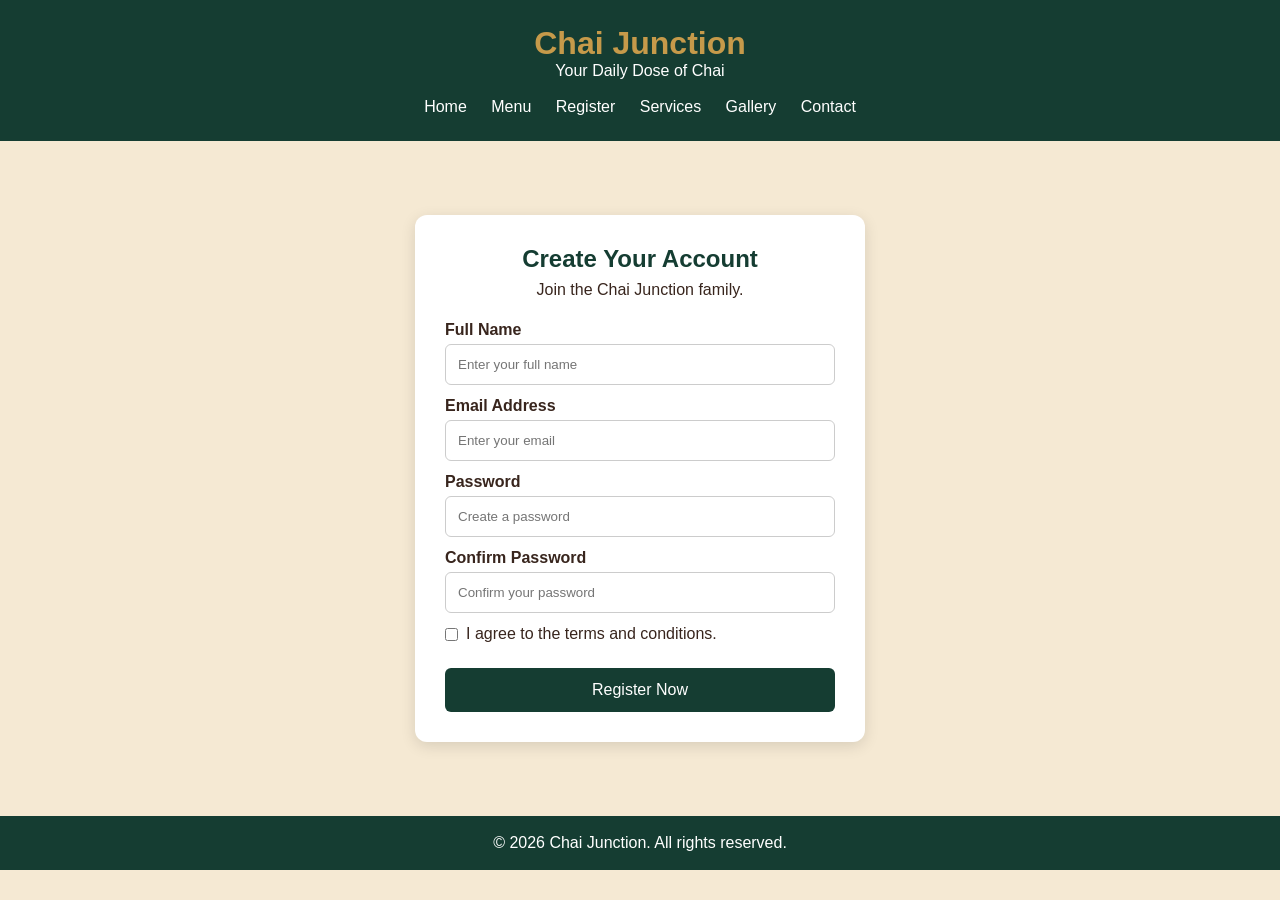
<file: ASSIGNMENT NO 1/register.html>
<!DOCTYPE html>
<html lang="en">
<head>
    <meta charset="UTF-8">
    <meta name="viewport" content="width=device-width, initial-scale=1.0">
    <title>Register | Chai Junction</title>
    <link rel="stylesheet" href="register.css">
</head>
<body>

<header>
    <h1>Chai Junction</h1>
    <p>Your Daily Dose of Chai</p>
    <nav>
        <a href="index.html">Home</a>
        <a href="media.html">Menu</a>
        <a href="register.html">Register</a>
        <a href="services.html">Services</a>
        <a href="portfolio.html">Gallery</a>
        <a href="contact.html">Contact</a>
    </nav>
</header>

<main class="register-container">
    <form class="register-form" onsubmit="alert('Registration demo completed!'); return false;">
        <h2>Create Your Account</h2>
        <p>Join the Chai Junction family.</p>

        <label for="name">Full Name</label>
        <input type="text" id="name" placeholder="Enter your full name" required>

        <label for="email">Email Address</label>
        <input type="email" id="email" placeholder="Enter your email" required>

        <label for="password">Password</label>
        <input type="password" id="password" placeholder="Create a password" minlength="6" required>

        <label for="confirm-password">Confirm Password</label>
        <input type="password" id="confirm-password" placeholder="Confirm your password" minlength="6" required>

        <label class="terms">
            <input type="checkbox" required>
            I agree to the terms and conditions.
        </label>

        <button type="submit">Register Now</button>
    </form>
</main>

<footer>
    <p>&copy; 2026 Chai Junction. All rights reserved.</p>
</footer>

</body>
</html>
</file>
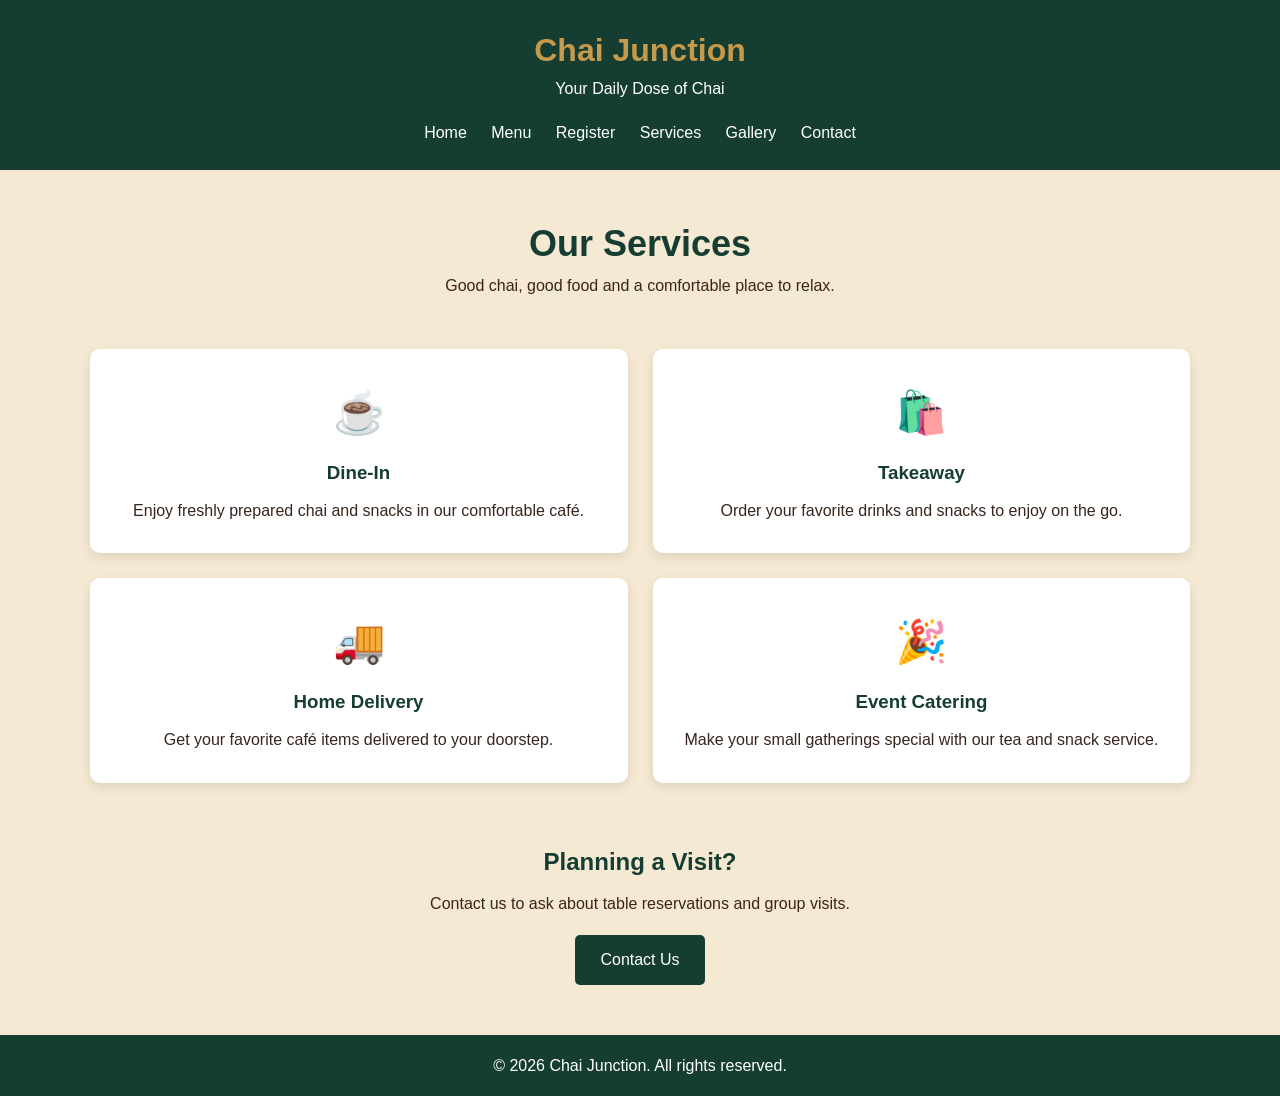
<file: ASSIGNMENT NO 2/services.html>
<!DOCTYPE html>
<html lang="en">
<head>
    <meta charset="UTF-8">
    <meta name="viewport" content="width=device-width, initial-scale=1.0">
    <title>Our Services | Chai Junction</title>
    <link rel="stylesheet" href="services.css">
</head>
<body>

<header>
    <h1>Chai Junction</h1>
    <p>Your Daily Dose of Chai</p>
    <nav>
        <a href="index.html">Home</a>
        <a href="media.html">Menu</a>
        <a href="register.html">Register</a>
        <a href="services.html">Services</a>
        <a href="portfolio.html">Gallery</a>
        <a href="contact.html">Contact</a>
    </nav>
</header>

<main>
    <section class="intro">
        <h2>Our Services</h2>
        <p>Good chai, good food and a comfortable place to relax.</p>
    </section>

    <section class="services">
        <article class="service-card">
            <div class="service-icon">☕</div>
            <h3>Dine-In</h3>
            <p>Enjoy freshly prepared chai and snacks in our comfortable café.</p>
        </article>

        <article class="service-card">
            <div class="service-icon">🛍️</div>
            <h3>Takeaway</h3>
            <p>Order your favorite drinks and snacks to enjoy on the go.</p>
        </article>

        <article class="service-card">
            <div class="service-icon">🚚</div>
            <h3>Home Delivery</h3>
            <p>Get your favorite café items delivered to your doorstep.</p>
        </article>

        <article class="service-card">
            <div class="service-icon">🎉</div>
            <h3>Event Catering</h3>
            <p>Make your small gatherings special with our tea and snack service.</p>
        </article>
    </section>

    <section class="booking">
        <h2>Planning a Visit?</h2>
        <p>Contact us to ask about table reservations and group visits.</p>
        <a href="contact.html">Contact Us</a>
    </section>
</main>

<footer>
    <p>&copy; 2026 Chai Junction. All rights reserved.</p>
</footer>

</body>
</html>
</file>
<file: ASSIGNMENT NO 1/register.css>
* {
    margin: 0;
    padding: 0;
    box-sizing: border-box;
}

body {
    font-family: Arial, sans-serif;
    background-color: #F5E9D3;
    color: #38251D;
}

header {
    background-color: #153D32;
    color: white;
    text-align: center;
    padding: 25px 15px;
}

header h1 {
    color: #C69A4A;
}

nav {
    margin-top: 18px;
}

nav a {
    color: white;
    text-decoration: none;
    margin: 0 10px;
}

nav a:hover {
    color: #C69A4A;
}

.register-container {
    min-height: 75vh;
    display: flex;
    justify-content: center;
    align-items: center;
    padding: 35px 15px;
}

.register-form {
    background-color: white;
    width: 100%;
    max-width: 450px;
    padding: 30px;
    border-radius: 12px;
    box-shadow: 0 4px 15px rgba(0, 0, 0, 0.12);
}

.register-form h2 {
    color: #153D32;
    text-align: center;
    margin-bottom: 8px;
}

.register-form p {
    text-align: center;
    margin-bottom: 22px;
}

.register-form label {
    display: block;
    margin: 12px 0 5px;
    font-weight: bold;
}

.register-form input:not([type="checkbox"]) {
    width: 100%;
    padding: 12px;
    border: 1px solid #ccc;
    border-radius: 6px;
}

.register-form .terms {
    display: flex;
    align-items: center;
    gap: 8px;
    font-weight: normal;
}

.register-form button {
    width: 100%;
    padding: 13px;
    margin-top: 20px;
    background-color: #153D32;
    color: white;
    border: none;
    border-radius: 6px;
    cursor: pointer;
    font-size: 16px;
}

.register-form button:hover {
    background-color: #245747;
}

footer {
    background-color: #153D32;
    color: white;
    text-align: center;
    padding: 18px;
}

@media (max-width: 550px) {
    nav a {
        display: inline-block;
        margin: 5px;
    }

    .register-form {
        padding: 22px;
    }
}
</file>
<file: ASSIGNMENT NO 2/services.css>
* {
    margin: 0;
    padding: 0;
    box-sizing: border-box;
}

body {
    font-family: Arial, sans-serif;
    background-color: #F5E9D3;
    color: #38251D;
    line-height: 1.6;
}

header {
    background-color: #153D32;
    color: white;
    text-align: center;
    padding: 25px 15px;
}

header h1 {
    color: #C69A4A;
}

nav {
    margin-top: 18px;
}

nav a {
    color: white;
    text-decoration: none;
    margin: 0 10px;
}

nav a:hover {
    color: #C69A4A;
}

.intro {
    text-align: center;
    padding: 45px 15px 25px;
}

.intro h2 {
    color: #153D32;
    font-size: 36px;
}

.services {
    padding: 25px 7%;
    display: grid;
    grid-template-columns: repeat(2, 1fr);
    gap: 25px;
}

.service-card {
    background-color: white;
    padding: 30px;
    text-align: center;
    border-radius: 10px;
    box-shadow: 0 4px 12px rgba(0, 0, 0, 0.1);
}

.service-icon {
    font-size: 42px;
    margin-bottom: 12px;
}

.service-card h3 {
    color: #153D32;
    margin-bottom: 10px;
}

.booking {
    text-align: center;
    padding: 35px 15px 50px;
}

.booking h2 {
    color: #153D32;
    margin-bottom: 10px;
}

.booking a {
    display: inline-block;
    margin-top: 18px;
    padding: 12px 25px;
    background-color: #153D32;
    color: white;
    text-decoration: none;
    border-radius: 5px;
}

.booking a:hover {
    background-color: #245747;
}

footer {
    background-color: #153D32;
    color: white;
    text-align: center;
    padding: 18px;
}

@media (max-width: 600px) {
    .services {
        grid-template-columns: 1fr;
    }

    nav a {
        display: inline-block;
        margin: 5px;
    }
}
</file>
